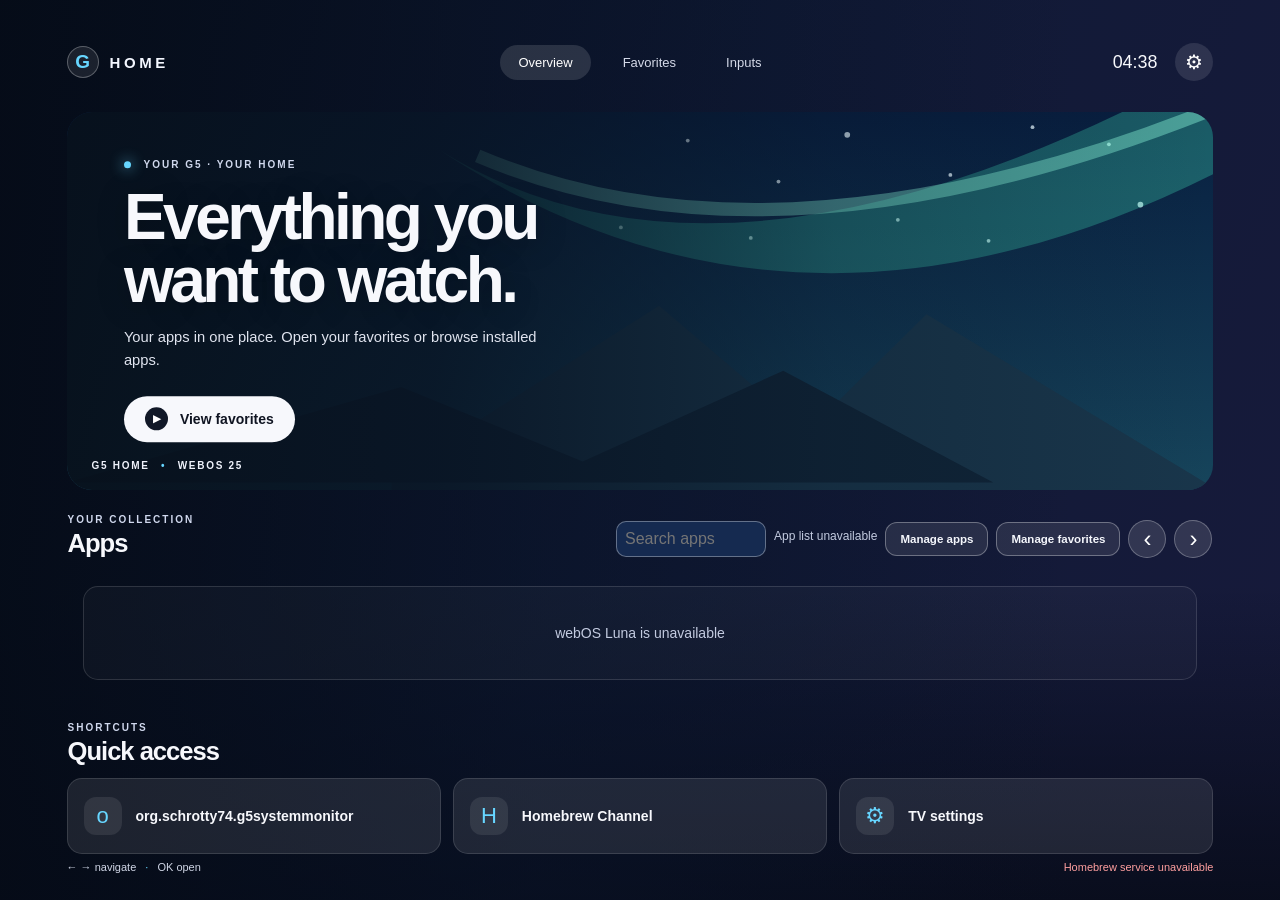
<file: apps/g5-tv-launcher/app/index.html>
<!doctype html>
<html lang="en">
<head>
  <meta charset="utf-8">
  <meta name="viewport" content="width=device-width,initial-scale=1,viewport-fit=cover">
  <meta name="theme-color" content="#081324">
  <title>G5 Home</title>
  <link rel="stylesheet" href="style.css">
</head>
<body>
  <main id="scene" class="scene aurora">
    <div class="ambient ambient-a"></div><div class="ambient ambient-b"></div><div class="ambient ambient-c"></div>
    <div class="season-effects" aria-hidden="true">
      <div id="halloween-spider" class="halloween-spider"><div class="spider-thread"></div><svg class="spider-body" viewBox="0 0 48 48" xmlns="http://www.w3.org/2000/svg"><g fill="none" stroke="#161323" stroke-width="3" stroke-linecap="round"><path d="M18 20 9 13 4 7M17 24 6 22 2 18M17 28 7 32 3 37M19 31 12 38 10 44M30 20 39 13 44 7M31 24 42 22 46 18M31 28 41 32 45 37M29 31 36 38 38 44"/></g><ellipse cx="24" cy="28" rx="10" ry="12" fill="#181522"/><circle cx="24" cy="17" r="6" fill="#211b29"/><circle cx="21" cy="16" r="1.3" fill="#ffd989"/><circle cx="27" cy="16" r="1.3" fill="#ffd989"/></svg></div>
      <div class="snow-layer"><i class="snowflake"></i><i class="snowflake"></i><i class="snowflake"></i><i class="snowflake"></i><i class="snowflake"></i><i class="snowflake"></i><i class="snowflake"></i><i class="snowflake"></i><i class="snowflake"></i><i class="snowflake"></i><i class="snowflake"></i><i class="snowflake"></i><i class="snowflake"></i><i class="snowflake"></i></div>
    </div>
    <header class="topbar">
      <div class="brand"><span class="brand-icon">G</span><span>HOME</span></div>
      <nav class="tabs" id="tabs" aria-label="Bereiche">
        <button class="tab active" data-target="home">Übersicht</button>
        <button class="tab" data-target="apps">Favoriten</button>
        <button class="tab" data-target="inputs">Eingänge</button>
      </nav>
      <div class="top-right"><div class="weather" id="weather" hidden><span id="weather-icon">☀</span><span id="weather-value">Wetter</span></div><time id="clock">--:--</time><button id="settings-open" class="settings-button" aria-label="Einstellungen">⚙</button></div>
    </header>

    <section class="feature" id="home" aria-label="Start">
      <div class="feature-content">
        <div class="kicker"><span class="live-dot"></span> DEIN G5 · DEIN HOME</div>
        <h1>Alles, was du<br>sehen willst.</h1>
        <p>Deine Apps an einem Ort. Öffne deine Favoriten oder stöbere durch die installierten Apps.</p>
        <button class="watch-button" id="browse-apps"><span class="play">▶</span> Favoriten ansehen</button>
      </div>
      <div class="feature-content feature-favorites">
        <div class="kicker"><span class="live-dot"></span> DEINE AUSWAHL</div>
        <h1>Favoriten</h1>
        <p>Deine ausgewählten Apps an einem Ort.</p>
      </div>
      <div class="feature-content feature-inputs">
        <div class="kicker"><span class="live-dot"></span> QUELLEN</div>
        <h1>Eingänge</h1>
        <p>Wähle einen HDMI-Eingang oder öffne Live TV.</p>
      </div>
      <div class="feature-art" aria-hidden="true"><svg id="theme-scene" class="theme-scene" viewBox="0 0 1000 500" preserveAspectRatio="xMidYMid slice"></svg><span class="cyber-grid"></span><span class="cyber-windows cyber-windows-a"></span><span class="cyber-windows cyber-windows-b"></span><span class="pumpkin-light"></span><span id="christmas-sleigh" class="christmas-sleigh"><span class="sleigh-art"></span></span><div class="planet planet-large"></div><div class="planet planet-small"></div><div class="light-ribbon ribbon-one"></div><div class="light-ribbon ribbon-two"></div></div>
      <div class="feature-caption">G5 HOME <span>•</span> WEBOS 25</div>
    </section>

    <section class="apps-area" id="apps">
      <div class="section-title"><div><div class="subhead">DEINE SAMMLUNG</div><h2>Apps</h2></div><div class="app-tools"><input id="app-search" class="app-search" type="search" placeholder="Apps suchen" aria-label="Apps suchen"><div id="app-status" class="app-status">Apps werden geladen …</div><button id="app-manager-open" class="manage-favorites-button">Apps verwalten</button><button id="favorites-manage-overview" class="manage-favorites-button">Favoriten verwalten</button><button id="apps-left" class="rail-button" aria-label="App-Leiste nach links">‹</button><button id="apps-right" class="rail-button" aria-label="App-Leiste nach rechts">›</button></div></div>
      <div class="app-strip" id="app-strip" tabindex="0" aria-label="Installierte Apps"><div class="empty-state">Verbinde mit dem Homebrew-Dienst …</div></div>
      <div class="favorites-heading"><div><div class="subhead">DEINE AUSWAHL</div><h2>Favoriten</h2></div><button id="favorites-manage" class="manage-favorites-button">＋ Apps hinzufügen oder entfernen</button></div>
      <div class="favorite-showcase" id="favorite-showcase" aria-label="Favoriten"></div>
    </section>

    <section class="library-area" id="library">
      <div class="section-title"><div><div class="subhead">SCHNELLZUGRIFF</div><h2>Schnellzugriff</h2></div></div>
      <div class="quick-row" id="quick-row">
        <button class="quick-card monitor" id="monitor-card"><span class="quick-symbol">◉</span><span><b>System Monitor</b><small>Live-Status deines G5</small></span><span class="chevron">›</span></button>
        <button class="quick-card hb" id="hb-card"><span class="quick-symbol">✳</span><span><b>Homebrew Channel</b><small>Apps und Kataloge</small></span><span class="chevron">›</span></button>
        <button class="quick-card settings-card" id="settings-card"><span class="quick-symbol">⚙</span><span><b>Einstellungen</b><small>TV-Systemeinstellungen</small></span><span class="chevron">›</span></button>
      </div>
    </section>

    <section class="inputs-area" id="inputs">
      <div class="section-title"><div><div class="subhead">QUELLEN</div><h2>Eingänge</h2></div><button id="input-label-open" class="manage-favorites-button">Eingänge benennen</button></div>
      <p class="input-note">Wähle einen HDMI-Eingang oder öffne Live TV.</p>
      <div class="input-row" id="input-row">
        <button class="input-card" data-input="1"><span class="input-symbol">↗</span><span><b data-input-label="1">HDMI 1</b><small>HDMI 1 · öffnen</small></span><span class="chevron">›</span></button>
        <button class="input-card" data-input="2"><span class="input-symbol">↗</span><span><b data-input-label="2">HDMI 2</b><small>HDMI 2 · öffnen</small></span><span class="chevron">›</span></button>
        <button class="input-card" data-input="3"><span class="input-symbol">↗</span><span><b data-input-label="3">HDMI 3</b><small>HDMI 3 · öffnen</small></span><span class="chevron">›</span></button>
        <button class="input-card" data-input="4"><span class="input-symbol">↗</span><span><b data-input-label="4">HDMI 4</b><small>HDMI 4 · öffnen</small></span><span class="chevron">›</span></button>
        <button class="input-card" id="live-tv-input"><span class="input-symbol">▣</span><span><b>Live TV</b><small>Fernsehprogramm öffnen</small></span><span class="chevron">›</span></button>
      </div>
    </section>

    <footer class="footer"><span>← → navigieren <i>·</i> OK öffnen</span><span id="message" role="status">Bereit</span></footer>

  </main>

  <div class="modal-backdrop" id="settings-modal" hidden>
    <section class="settings-panel" role="dialog" aria-modal="true" aria-labelledby="settings-title">
      <header class="modal-head"><div><div class="subhead">PERSONALISIEREN</div><h2 id="settings-title">Einstellungen</h2></div><button id="settings-close" class="close-button" aria-label="Schließen">×</button></header>
      <nav id="settings-tabs" class="settings-tabs" aria-label="Einstellungsbereiche"></nav><div class="settings-groups" id="settings-groups"><div class="setting-group"><h3>Sprache / Language</h3><label class="setting-row"><span><b>Sprache / Language</b></span><select id="language-select"><option value="en">English</option><option value="de">Deutsch</option></select></label></div><div class="setting-group"><h3>Darstellung</h3><label class="setting-row"><span><b>Theme-Kategorie</b></span><select id="background-category"><option value="standard">Standard-Themes</option><option value="special">Spezial-Themes</option><option value="custom">Importierte Themes</option></select></label><label class="setting-row"><span><b>Hintergrund</b><small>Wähle eine Lichtszene für deinen Startbildschirm.</small></span><select id="background-select"></select></label>
        <label class="setting-row toggle-row"><span><b>Uhrzeit anzeigen</b><small>Uhr rechts oben einblenden.</small></span><input id="clock-toggle" type="checkbox"></label>
        <label class="setting-row toggle-row"><span><b>Wetter anzeigen</b><small>Lokale Wetteranzeige rechts oben.</small></span><input id="weather-toggle" type="checkbox"></label>
        <label class="setting-row"><span><b>Uhranzeige</b></span><select id="clock-style"><option value="digital">Digital</option><option value="analog">Analog</option></select></label>
        <label class="setting-row"><span><b>Größe der Uhrzeit</b></span><select id="clock-size"><option value="normal">Normal</option><option value="medium">Größer</option><option value="large">Sehr groß</option></select></label>
        <label class="setting-row"><span><b>Größe des Wetters</b></span><select id="weather-size"><option value="normal">Normal</option><option value="medium">Größer</option><option value="large">Sehr groß</option></select></label>
        <label class="setting-row"><span><b>Wetterdienst</b><small>GeoSphere Austria über Open-Meteo.</small></span><select id="weather-provider"><option value="openmeteo">Open-Meteo</option><option value="geosphere">GeoSphere Austria</option></select></label>
        <label class="setting-row"><span><b>Wettersymbole</b></span><select id="weather-icon-set"><option value="meteocons">Meteocons</option><option value="makin">Makin’ Things</option></select></label>
        <label class="setting-row toggle-row"><span><b>Wettersymbole animieren</b><small>Gilt für das ausgewählte Symbol-Set.</small></span><input id="weather-icon-animation" type="checkbox"></label>
        <label class="setting-row"><span><b>Wetter aktualisieren</b></span><select id="weather-interval"><option value="15m">Alle 15 Minuten</option><option value="1h">Stündlich</option><option value="12h">Zweimal täglich</option><option value="24h">Täglich</option></select></label>
      </div>
      <div class="setting-group"><h3>Animationen und Hintergrund</h3>
<label class="setting-row"><span><b>Animationen</b></span><select id="animation-mode"><option value="off">Aus</option><option value="subtle">Dezent</option></select></label>
<label class="setting-row"><span><b>Hintergrundwechsel</b></span><select id="background-mode"><option value="fixed">Fest</option><option value="random">Bei jedem Öffnen</option><option value="daytime">Nach Tageszeit</option></select></label></div>
<div class="setting-group"><h3>Dock anpassen</h3>
<label class="setting-row"><span><b>Abstand</b></span><select id="dock-gap"><option value="small">Klein</option><option value="medium">Mittel</option><option value="large">Groß</option></select></label>
<label class="setting-row"><span><b>Transparenz</b></span><select id="dock-opacity"><option value="normal">Normal</option><option value="clear">Stärker</option><option value="solid">Weniger</option></select></label>
<label class="setting-row"><span><b>Position</b></span><select id="dock-position"><option value="center">Mitte</option><option value="lower">Weiter unten</option></select></label></div>
<div class="setting-group"><h3>Eigene Themes</h3><p class="setting-note">Theme-JSON einfügen und installieren. Höchstens drei eigene Themes.</p><label class="setting-row"><span><b>Theme-Datei in /tmp</b></span><select id="theme-file"></select></label><div><button id="theme-refresh" class="save-button">Dateien suchen</button> <button id="theme-import" class="save-button">Datei importieren</button></div><textarea id="theme-json" rows="4" aria-label="Theme JSON"></textarea><div><button id="theme-install" class="save-button">Theme installieren</button> <button id="theme-remove" class="save-button">Gewähltes Theme entfernen</button></div><small id="theme-status" class="setting-note" role="status"></small></div>
<div class="setting-group"><h3>Schnellzugriff anpassen</h3><p class="setting-note">Wähle bis zu drei Apps oder Eingänge für die Übersicht.</p><div id="quick-selects"></div></div>
<div class="setting-group"><h3>Updates</h3><button id="update-check" class="save-button">Nach Updates suchen</button><small id="update-status" class="setting-note" role="status"></small></div>
<div class="setting-group"><h3>Wetterstandort</h3><label class="city-row"><input id="city-input" type="text" placeholder="Stadt, z. B. Wien" autocomplete="off"><button id="city-save" class="save-button">Speichern</button></label><label class="setting-row"><span><b>Gefundener Ort</b><small>Prüfe Ort, Region und Land und wähle bei Bedarf einen anderen Treffer.</small></span><select id="weather-location"></select></label><small id="weather-location-status" class="setting-note" role="status"></small><small class="setting-note">Standortsuche und Wetterdaten über Open-Meteo; GeoSphere Austria liefert bei Auswahl Modelldaten.</small></div>
      <div class="setting-group"><h3>Favoritenanzeige</h3><label class="setting-row toggle-row"><span><b>App-Namen anzeigen</b></span><input id="show-labels" type="checkbox"></label><label class="setting-row"><span><b>Symbolgröße ohne Text</b><small>Gilt für die Favoritenleiste ohne App-Namen.</small></span><select id="icon-size"><option value="small">Bisherige Größe</option><option value="medium">Größer</option><option value="large">Ganz groß</option></select></label></div><div class="setting-group"><h3>Startseite</h3><label class="setting-row"><span><b>Beim Öffnen anzeigen</b><small>Gilt auch beim erneuten Öffnen über die Home-Taste.</small></span><select id="start-view"><option value="home">Übersicht</option><option value="apps">Favoriten</option><option value="inputs">Eingänge</option></select></label></div><div class="setting-group"><h3>TV-Homescreen</h3><label class="setting-row"><span><b>Home-Methode</b><small>Direkte Übernahme benötigt keinen Magic Mapper. Vor der Deinstallation LG Home wiederherstellen.</small></span><select id="home-method"><option value="lg">LG Home</option><option value="legacy">Bisherige Methode</option><option value="direct">Direkte Home-Übernahme</option></select></label><p class="setting-note">Die bisherige Methode bleibt als Rückfalllösung erhalten. Falls Glasshouse Home aktiviert ist, schalte es vor dem Methodenwechsel aus.</p><div class="home-key-actions"><button id="home-method-apply" class="save-button">Methode anwenden</button> <button id="home-method-refresh" class="save-button">Status prüfen</button> <button id="home-method-recover" class="save-button">LG Home wiederherstellen</button></div><small id="home-method-status" class="setting-note" role="status">Status wird geprüft …</small></div><div class="setting-group"><h3>Autostart</h3><p class="setting-note">Dieser Autostart kann bei LG Home und bei der Legacy-Methode verwendet werden. Bei direkter Home-Übernahme bleibt er ausgeschaltet und wird beim Wechsel automatisch deaktiviert.</p><p class="setting-note">Öffnet diesen Launcher nach einem Neustart oder beim Aufwachen aus dem Standby. Vor dem Deinstallieren des Launchers ausschalten. Die Home-Tastenbelegung bleibt unverändert.</p><div class="home-key-actions"><button id="autostart-enable" class="save-button">Autostart einschalten</button> <button id="autostart-disable" class="save-button">Autostart ausschalten</button></div><small id="autostart-status" class="setting-note" role="status">Status noch nicht geprüft.</small></div><div class="setting-group"><h3>Home-Taste</h3><p class="setting-note">Mit Magic Mapper öffnet die Home-Taste diesen Launcher. Das funktioniert auch bei LG Home und ist Teil der Legacy-Methode. Bei direkter Home-Übernahme ist diese Belegung nicht erforderlich.</p><p class="setting-note">Optional über deinen bereits aktiven Magic Mapper 1.1.2. Die bisherige Home-Belegung wird gesichert; andere Tasten bleiben unverändert. Vor dem Entfernen dieses Launchers die frühere Belegung wiederherstellen. Glasshouse oder andere Home-Zuordnungen können sich gegenseitig beeinflussen.</p><div class="home-key-actions"><button id="home-key-enable" class="save-button">Diesen Launcher verwenden</button> <button id="home-key-restore" class="save-button">Vorherige Belegung wiederherstellen</button></div><small id="home-key-status" class="setting-note" role="status">Status noch nicht geprüft.</small></div><div class="setting-group"><h3>Backup und Wiederherstellen</h3><button id="backup-export" class="save-button">Backup auf TV speichern</button> <button id="backup-import" class="save-button">Backup wiederherstellen</button><small class="setting-note">Speicherort: /media/developer/g5-tv-launcher/backup.json · Eine neue Sicherung ersetzt die vorherige. Über SFTP kannst du die Datei zusätzlich auf dein Handy oder deinen Mac kopieren.</small><small class="setting-note" id="backup-status" role="status">Bereit.</small></div><div class="setting-group" id="favorites-help"><h3>Favoriten</h3><p class="setting-note">Favoriten kannst du über „Favoriten verwalten“ in der Übersicht oder „Apps hinzufügen oder entfernen“ im Reiter Favoriten ändern.</p></div>
      </div>
      <div class="modal-footer"><span id="settings-message">Änderungen werden auf diesem Fernseher gespeichert.</span><button id="done-button" class="save-button">Fertig</button></div>
    </section>
  </div>
  <div class="modal-backdrop" id="app-manager-modal" hidden><section class="settings-panel favorites-panel" role="dialog" aria-modal="true" aria-labelledby="app-manager-title"><header class="modal-head"><h2 id="app-manager-title">Apps verwalten</h2><button id="app-manager-close" class="close-button" aria-label="Schließen">×</button></header><div id="app-manager-list" class="favorite-list"></div><div class="modal-footer"><button id="app-manager-done" class="save-button">Fertig</button></div></section></div>
  <div class="modal-backdrop" id="favorites-modal" hidden>
    <section class="settings-panel favorites-panel" role="dialog" aria-modal="true" aria-labelledby="favorites-title">
      <header class="modal-head"><div><div class="subhead">FAVORITEN VERWALTEN</div><h2 id="favorites-title">Apps auswählen</h2></div><button id="favorites-close" class="close-button" aria-label="Schließen">×</button></header>
      <p class="setting-note">Apps zu deinen Favoriten hinzufügen oder daraus entfernen. Die Auswahl wird auf diesem Fernseher gespeichert.</p>
      <div id="favorite-list" class="favorite-list"><div class="empty-state">Installierte Apps werden geladen …</div></div>
      <div class="modal-footer"><span id="favorites-message">Tippe eine App an, um sie umzuschalten.</span><button id="favorites-done" class="save-button">Fertig</button></div>
    </section>
  </div>
  <div class="modal-backdrop" id="input-label-modal" hidden>
    <section class="settings-panel input-label-panel" role="dialog" aria-modal="true" aria-labelledby="input-label-title">
      <header class="modal-head"><div><div class="subhead">EINGÄNGE ANPASSEN</div><h2 id="input-label-title">Eigene Bezeichnungen</h2></div><button id="input-label-close" class="close-button" aria-label="Schließen">×</button></header>
      <div class="input-label-list">
        <label class="input-label-row"><span>HDMI 1</span><input id="input-label-1" type="text" maxlength="32" autocomplete="off"></label>
        <label class="input-label-row"><span>HDMI 2</span><input id="input-label-2" type="text" maxlength="32" autocomplete="off"></label>
        <label class="input-label-row"><span>HDMI 3</span><input id="input-label-3" type="text" maxlength="32" autocomplete="off"></label>
        <label class="input-label-row"><span>HDMI 4</span><input id="input-label-4" type="text" maxlength="32" autocomplete="off"></label>
      </div>
      <div class="modal-footer"><span>Leer lassen: TV-Name verwenden. Eigene Namen gelten nur im Launcher.</span><button id="input-label-save" class="save-button">Speichern</button></div>
    </section>
  </div>
  <script src="i18n.js"></script>
  <script src="home_bridge.js"></script>
  <script src="home_mode.js"></script>
  <script src="script.js"></script>
</body>
</html>
</file>
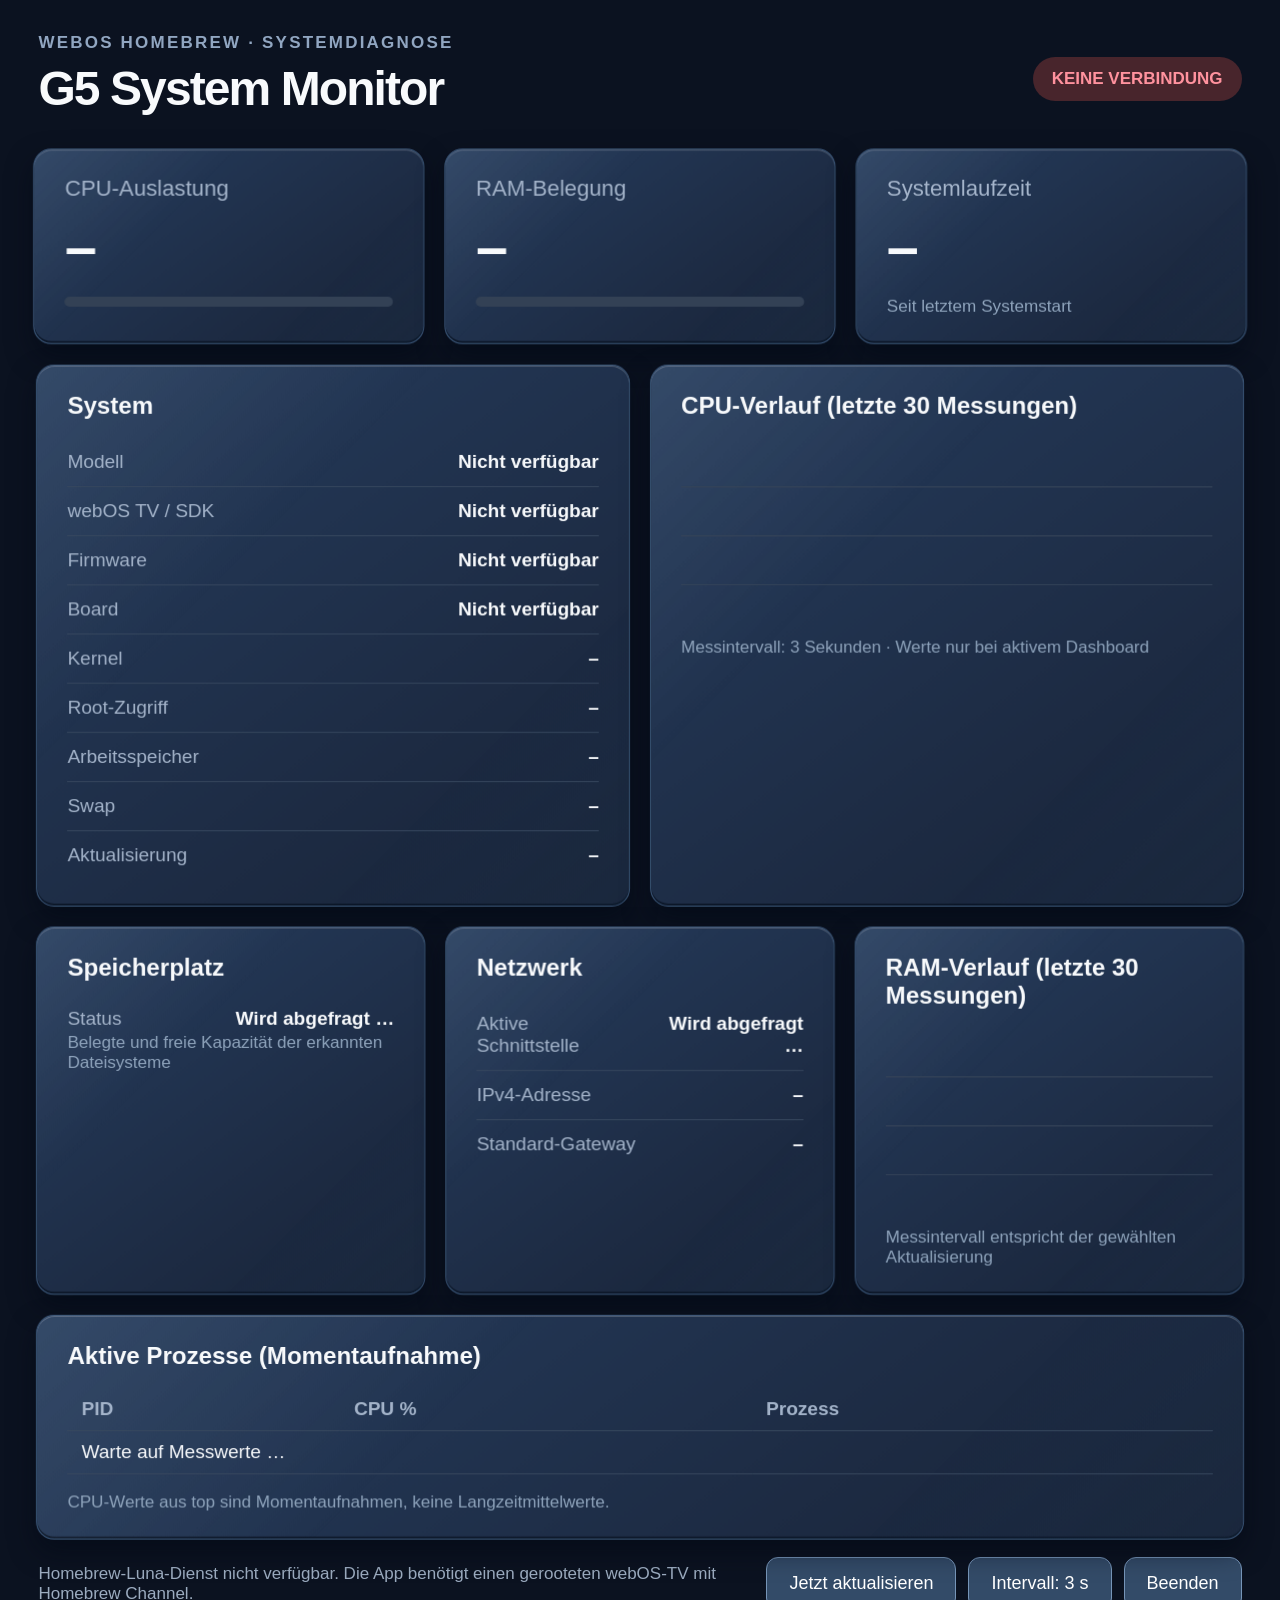
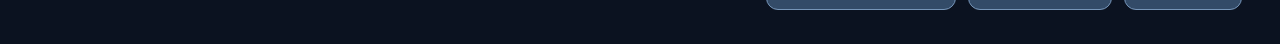
<file: apps/system-monitor/app/index.html>
<!doctype html><html lang="de"><head><meta charset="utf-8"><meta name="viewport" content="width=device-width,initial-scale=1"><title>G5 System Monitor</title><link rel="stylesheet" href="style.css"></head><body>
<main><header><div><div class="eyebrow">WEBOS HOMEBREW · SYSTEMDIAGNOSE</div><h1>G5 System Monitor</h1></div><div id="state" class="status warning">VERBINDE …</div></header>
<section class="metrics">
<article class="tile"><div class="caption">CPU-Auslastung</div><div class="metric" id="cpu">–</div><div class="bar"><div id="cpu-bar" class="fill cyan"></div></div></article>
<article class="tile"><div class="caption">RAM-Belegung</div><div class="metric" id="ram">–</div><div class="bar"><div id="ram-bar" class="fill purple"></div></div></article>
<article class="tile"><div class="caption">Systemlaufzeit</div><div class="metric" id="uptime">–</div><div class="small">Seit letztem Systemstart</div></article>
</section>
<section class="details"><article class="panel"><h2>System</h2><div class="detail"><span>Modell</span><strong id="model">Wird abgefragt …</strong></div><div class="detail"><span>webOS TV / SDK</span><strong id="webos-version">Wird abgefragt …</strong></div><div class="detail"><span>Firmware</span><strong id="firmware">Wird abgefragt …</strong></div><div class="detail"><span>Board</span><strong id="board">–</strong></div><div class="detail"><span>Kernel</span><strong id="kernel">–</strong></div><div class="detail"><span>Root-Zugriff</span><strong id="root">–</strong></div><div class="detail"><span>Arbeitsspeicher</span><strong id="memory">–</strong></div><div class="detail"><span>Swap</span><strong id="swap">–</strong></div><div class="detail"><span>Aktualisierung</span><strong id="updated">–</strong></div></article>
<article class="panel"><h2>CPU-Verlauf (letzte 30 Messungen)</h2><svg viewBox="0 0 620 170" preserveAspectRatio="none" id="chart" aria-label="CPU-Verlauf"><g stroke="#364559" stroke-width="1"><path d="M0 42.5 H620 M0 85 H620 M0 127.5 H620"/></g><polyline id="line" fill="none" stroke="#38bdf8" stroke-width="3" stroke-linejoin="round" stroke-linecap="round" points=""/></svg><div class="small">Messintervall: 3 Sekunden · Werte nur bei aktivem Dashboard</div></article></section>
<section class="details extra-details"><article class="panel"><h2>Speicherplatz</h2><div id="disk-rows" class="readout-list"><div class="detail"><span>Status</span><strong>Wird abgefragt …</strong></div></div><div class="small">Belegte und freie Kapazität der erkannten Dateisysteme</div></article>
<article class="panel"><h2>Netzwerk</h2><div class="detail"><span>Aktive Schnittstelle</span><strong id="network-interface">Wird abgefragt …</strong></div><div class="detail"><span>IPv4-Adresse</span><strong id="network-ip">–</strong></div><div class="detail"><span>Standard-Gateway</span><strong id="network-gateway">–</strong></div></article>
<article class="panel"><h2>RAM-Verlauf (letzte 30 Messungen)</h2><svg viewBox="0 0 620 170" preserveAspectRatio="none" id="ram-chart" aria-label="RAM-Verlauf"><g stroke="#364559" stroke-width="1"><path d="M0 42.5 H620 M0 85 H620 M0 127.5 H620"/></g><polyline id="ram-line" fill="none" stroke="#a78bfa" stroke-width="3" stroke-linejoin="round" stroke-linecap="round" points=""/></svg><div class="small">Messintervall entspricht der gewählten Aktualisierung</div></article></section>
<section class="process-panel panel" tabindex="0" aria-label="Aktive Prozesse"><h2>Aktive Prozesse (Momentaufnahme)</h2><table><thead><tr><th>PID</th><th>CPU %</th><th>Prozess</th></tr></thead><tbody id="process-rows"><tr><td colspan="3">Warte auf Messwerte …</td></tr></tbody></table><div class="small">CPU-Werte aus top sind Momentaufnahmen, keine Langzeitmittelwerte.</div></section>
<footer><div id="notice" role="status">Der Monitor liest Systeminformationen aus. Es werden keine TV-Einstellungen geändert.</div><div class="actions"><button id="refresh" type="button">Jetzt aktualisieren</button><button id="interval" type="button" aria-label="Aktualisierungsintervall wechseln, aktuell 3 Sekunden">Intervall: 3 s</button><button id="exit" type="button">Beenden</button></div></footer>
</main><script src="script.js"></script></body></html>
</file>
<file: apps/g5-tv-launcher/app/style.css>
*{box-sizing:border-box}html,body{margin:0;width:100%;min-height:100%;background:#060915;color:#f7f8fc;font-family:Arial,Helvetica,sans-serif}body{overflow:hidden}button,input,select{font:inherit;color:inherit}button{border:0;cursor:pointer}.scene{--accent:#67d6ff;--glow:#617aff;position:relative;width:100vw;height:100vh;min-height:620px;overflow:hidden;padding:3.4vh 5.2vw 14vh;background:#091324;isolation:isolate;transition:none}.scene:before{content:"";position:absolute;inset:0;z-index:-3;background:linear-gradient(110deg,#07111f 0%,#101a36 48%,#171a3b 100%)}.scene:after{content:"";position:absolute;inset:0;z-index:-2;background:linear-gradient(90deg,#050b17d9 0%,#08112499 42%,transparent 84%),linear-gradient(0deg,#060a16cc,transparent 35%)}.scene.ocean{--accent:#68deff;--glow:#177da3}.scene.ocean:before{background:linear-gradient(120deg,#031523,#0e3854 48%,#112e5b)}.scene.sunset{--accent:#ffc58a;--glow:#e25a7c}.scene.sunset:before{background:linear-gradient(120deg,#251126,#7b294e 46%,#d0714f)}.scene.forest{--accent:#9bf0bd;--glow:#348a70}.scene.forest:before{background:linear-gradient(120deg,#071c20,#15564a 45%,#284b57)}.scene.midnight{--accent:#b5c2ff;--glow:#5662c9}.scene.midnight:before{background:linear-gradient(120deg,#050711,#101531 50%,#151638)}.ambient{display:none}.ambient-a{width:45vw;height:45vw;background:var(--glow);right:8%;top:6%}.ambient-b{width:35vw;height:27vw;background:#52c8ee;left:25%;bottom:-26%;opacity:.12}.ambient-c{width:18vw;height:18vw;background:#ec87d3;right:0;bottom:8%;opacity:.12}
.topbar{height:7vh;min-height:52px;display:grid;grid-template-columns:1fr auto 1fr;align-items:center;position:relative;z-index:4}.brand{display:flex;align-items:center;gap:11px;font-size:15px;letter-spacing:.24em;font-weight:700;color:#f4f7ff}.brand-icon{width:32px;height:32px;border:1px solid #ffffff47;border-radius:50%;display:grid;place-items:center;background:#ffffff16;color:var(--accent);font-size:19px;letter-spacing:0}.tabs{display:flex;align-items:center;justify-content:center;gap:7px;max-width:42vw;overflow-x:auto;scrollbar-width:none;white-space:nowrap}.tabs::-webkit-scrollbar,.app-strip::-webkit-scrollbar,.dock-items::-webkit-scrollbar{display:none}.tab{padding:10px 18px;border-radius:24px;background:transparent;color:#d4d9e8;font-size:clamp(13px,1vw,17px);transition:.18s}.tab.active{background:#ffffff20;color:#fff}.tab:focus,.tab:hover{outline:2px solid #ffffffa8;outline-offset:2px;background:#ffffff22}.top-right{justify-self:end;display:flex;align-items:center;gap:18px;min-width:180px;justify-content:flex-end}.top-right time{font-size:clamp(16px,1.4vw,23px);font-weight:500;font-variant-numeric:tabular-nums}.weather{display:flex;align-items:center;gap:7px;color:#f3f4f8;font-size:clamp(12px,1vw,16px)}.weather[hidden]{display:none}.weather span:first-child{color:var(--accent);font-size:21px}.settings-button,.close-button{width:38px;height:38px;border-radius:50%;background:#ffffff1c;color:#fff;font-size:20px}.settings-button:focus,.close-button:focus{outline:2px solid white;outline-offset:2px}
.feature{position:relative;height:42vh;min-height:280px;max-height:410px;margin-top:2vh;border-radius:25px;overflow:hidden}.feature-content{position:absolute;z-index:2;left:5%;top:50%;transform:translateY(-50%);width:44%;max-width:640px}.kicker,.subhead{font-size:clamp(10px,.72vw,13px);font-weight:700;letter-spacing:.2em;color:#d0d8ed}.live-dot{display:inline-block;width:7px;height:7px;border-radius:50%;margin-right:8px;background:var(--accent);box-shadow:0 0 14px var(--accent)}.feature h1{font-size:clamp(42px,5vw,76px);letter-spacing:-.055em;line-height:.99;margin:16px 0 14px;text-shadow:0 4px 30px #0004}.feature p{max-width:440px;color:#e0e4ef;font-size:clamp(14px,1.15vw,18px);line-height:1.55;margin:0}.watch-button{display:flex;align-items:center;gap:12px;margin-top:24px;height:46px;padding:0 21px;border-radius:24px;background:#f7f8fc;color:#101522;font-weight:700;font-size:14px}.play{display:grid;place-items:center;width:23px;height:23px;border-radius:50%;background:#111827;color:white;font-size:10px;padding-left:2px}.watch-button:focus,.watch-button:hover{outline:3px solid white;outline-offset:3px;transform:scale(1.025)}.feature-art{position:absolute;inset:0;overflow:hidden;background:radial-gradient(ellipse at 76% 45%,#b2d8ff20,transparent 39%),linear-gradient(112deg,transparent 36%,#ffffff08 74%,#d49fff18 100%)}.planet{position:absolute;border-radius:50%}.planet-large{width:min(33vw,440px);aspect-ratio:1;right:14%;top:4%;background:radial-gradient(circle at 30% 27%,#f2f4ff,#9bbcff 18%,#657bd8 46%,#32325f 72%,#151a38 100%);box-shadow:inset -18px -25px 40px #0a0e24}.planet-small{width:min(17vw,220px);aspect-ratio:1;right:4%;bottom:-5%;background:radial-gradient(circle at 32% 25%,#ffe2fa,#e984cf 21%,#9554bb 62%,#4a3e89 100%);opacity:.8}.light-ribbon{position:absolute;right:5%;width:50%;height:2px;transform:rotate(-30deg);background:linear-gradient(90deg,transparent,#c9efff99,transparent);filter:none}.ribbon-one{top:27%}.ribbon-two{top:68%;right:-4%;opacity:.6}.feature-caption{position:absolute;left:25px;bottom:19px;font-size:10px;font-weight:700;letter-spacing:.17em;color:#eff2fb}.feature-caption span{padding:0 7px;color:var(--accent)}
.apps-area,.library-area{position:relative;z-index:2;margin-top:2.7vh}.section-title{display:flex;align-items:end;justify-content:space-between;margin:0 1px 12px}.section-title h2{font-size:clamp(23px,2vw,31px);letter-spacing:-.04em;margin:4px 0 0}.app-status{font-size:12px;color:#c3cbe0;padding-bottom:5px}.app-strip{display:flex;align-items:stretch;gap:14px;overflow-x:auto;overflow-y:hidden;padding:5px 4px 12px;scrollbar-width:none;overscroll-behavior-x:contain;min-height:104px;scroll-behavior:auto}.app-card{position:relative;display:flex;align-items:end;flex:0 0 clamp(155px,13.6vw,210px);height:94px;border-radius:16px;overflow:hidden;padding:13px 15px;background:linear-gradient(135deg,var(--c1),var(--c2));text-align:left;box-shadow:0 3px 10px #0003;transition:none}.app-card:before{content:"";position:absolute;inset:0;background:radial-gradient(circle at 78% 20%,#ffffff45,transparent 48%),linear-gradient(135deg,#ffffff20,transparent 70%)}.app-glyph{position:absolute;top:13px;left:14px;width:30px;height:30px;border-radius:10px;display:grid;place-items:center;background:#ffffff2e;font-weight:700;font-size:15px}.app-title{position:relative;z-index:1;width:100%;font-size:14px;font-weight:700;white-space:nowrap;text-overflow:ellipsis;overflow:hidden}.app-card:focus,.quick-card:focus,.tab:focus,.dock-app:focus{outline:3px solid #fff;outline-offset:3px;z-index:3;transform:translateY(-3px) scale(1.025)}.empty-state{display:grid;place-items:center;width:100%;min-height:80px;border:1px solid #ffffff22;border-radius:15px;color:#c3cbe0;background:#ffffff08;font-size:14px}
.quick-row{display:grid;grid-template-columns:repeat(3,1fr);gap:12px}.quick-card{display:flex;align-items:center;gap:14px;min-height:76px;padding:12px 16px;text-align:left;border:1px solid #ffffff20;border-radius:15px;background:#ffffff18;transition:none}.quick-card:hover{background:#ffffff18}.quick-symbol{width:38px;height:38px;display:grid;place-items:center;flex:none;border-radius:12px;background:#ffffff16;color:var(--accent);font-size:22px}.quick-card b,.quick-card small{display:block}.quick-card b{font-size:14px}.quick-card small{margin-top:5px;color:#c0c7d8;font-size:11px}.chevron{margin-left:auto;color:#c7d0e4;font-size:25px}.footer{position:absolute;left:5.2vw;right:5.2vw;bottom:8.4vh;display:flex;justify-content:space-between;color:#d0d6e6;font-size:11px;pointer-events:none}.footer i{font-style:normal;padding:0 6px;color:var(--accent)}#message{color:#d4dbee}
.dock-wrap{position:absolute;z-index:5;left:50%;bottom:2.4vh;transform:translateX(-50%);width:min(76vw,1000px)}.dock{height:70px;display:flex;align-items:center;gap:13px;padding:8px 12px;border:1px solid #ffffff45;border-radius:22px;background:linear-gradient(130deg,#34405add,#1b2338e8 45%,#2b3650dc);box-shadow:0 4px 12px #0005,inset 0 1px 1px #ffffff5c}.dock-label{padding:0 5px;color:#e2e6f0;font-size:9px;letter-spacing:.13em;font-weight:700}.dock-items{display:flex;align-items:center;gap:9px;min-width:0;flex:1;overflow-x:auto;scrollbar-width:none;scroll-behavior:auto}.dock-hint{color:#e1e5f0;font-size:12px}.dock-app{height:48px;min-width:48px;max-width:160px;display:flex;align-items:center;gap:9px;padding:0 11px;border-radius:14px;background:#ffffff24;transition:.17s}.dock-app .dock-glyph{display:grid;place-items:center;width:30px;height:30px;border-radius:9px;background:linear-gradient(135deg,var(--c1),var(--c2));font-size:14px;font-weight:700}.dock-app .dock-title{max-width:95px;overflow:hidden;text-overflow:ellipsis;white-space:nowrap;font-size:12px;font-weight:700}.dock-settings{width:43px;height:43px;flex:none;border-radius:14px;background:#ffffff25;font-size:23px;color:#fff}.dock-settings:focus{outline:2px solid white;outline-offset:2px}
.modal-backdrop{position:fixed;inset:0;z-index:20;display:grid;place-items:center;padding:4vh 3vw;background:#02040bd9}.modal-backdrop[hidden]{display:none}.settings-panel{width:min(740px,92vw);max-height:90vh;overflow:auto;padding:28px 32px 22px;border:1px solid #ffffff35;border-radius:23px;background:linear-gradient(140deg,#192239f5,#11182cf5);box-shadow:0 25px 90px #0009}.modal-head{display:flex;align-items:center;justify-content:space-between;margin-bottom:20px}.modal-head h2{font-size:29px;letter-spacing:-.04em;margin:5px 0 0}.close-button{font-size:26px}.setting-group{padding:14px 0 17px;border-top:1px solid #ffffff21}.setting-group h3{margin:0 0 11px;font-size:15px}.setting-row{display:flex;align-items:center;justify-content:space-between;gap:20px;min-height:57px}.setting-row b{display:block;font-size:13px}.setting-row small,.setting-note{display:block;margin-top:5px;color:#b7c0d4;font-size:11px;line-height:1.45}.setting-row select,.city-row input{min-width:180px;padding:10px 12px;border:1px solid #ffffff38;border-radius:10px;background:#111a2d;color:white}.toggle-row input{appearance:none;width:42px;height:24px;flex:none;border-radius:20px;background:#565e70;position:relative;cursor:pointer}.toggle-row input:checked{background:#57b99a}.toggle-row input:before{content:"";position:absolute;top:3px;left:3px;width:18px;height:18px;border-radius:50%;background:white;transition:left .16s}.toggle-row input:checked:before{left:21px}.city-row{display:flex;gap:8px}.city-row input{flex:1}.save-button{padding:10px 16px;border-radius:10px;background:#eaf1ff;color:#10172a;font-size:13px;font-weight:700}.save-button:focus,.setting-row select:focus,.city-row input:focus,.toggle-row input:focus{outline:2px solid #fff;outline-offset:2px}.modal-footer{display:flex;justify-content:space-between;align-items:center;gap:12px;color:#b9c3d8;font-size:11px}.error{color:#ff9f9f!important}
@media(max-width:900px){.scene{padding-left:4vw;padding-right:4vw}.topbar{grid-template-columns:auto 1fr auto}.tabs{max-width:50vw}.tab{padding:9px 11px}.feature-content{width:55%;left:5%}.planet-large{right:3%;width:40vw}.planet-small{right:-5%}.quick-row{grid-template-columns:1fr 1fr}.quick-card:last-child{display:none}.dock-wrap{width:90vw}.footer{left:4vw;right:4vw}}@media(max-height:720px){.scene{min-height:0;padding-bottom:15vh}.feature{height:38vh;min-height:240px;margin-top:1vh}.apps-area,.library-area{margin-top:1.5vh}.app-card{height:78px;flex-basis:clamp(145px,13vw,190px)}.app-strip{min-height:88px}.quick-card{min-height:64px}.footer{bottom:8.3vh}.dock{height:62px}.dock-app{height:42px;min-width:42px}.dock-glyph{width:27px!important;height:27px!important}}

/* Views replace page scrolling; rails render in small batches for webOS performance. */
.scene.view-apps .feature,.scene.view-apps .library-area,.scene.view-library .feature,.scene.view-library .apps-area{display:none}
.scene.view-apps .apps-area{position:absolute;top:17vh;bottom:13vh;left:5.2vw;right:5.2vw;margin:0;display:flex;flex-direction:column;align-items:center;justify-content:center}
.scene.view-apps .apps-area .section-title,.scene.view-apps .apps-area .app-strip{display:none}
.favorite-showcase{display:none}
.scene.view-apps .favorite-showcase{display:flex;align-items:center;justify-content:center;align-content:center;flex-wrap:wrap;gap:clamp(14px,1.5vw,26px);width:100%;max-height:100%;overflow-y:auto;padding:10px 12px;scrollbar-width:thin;scrollbar-color:#ffffff55 transparent}
.showcase-app{flex:0 0 clamp(175px,16vw,250px);height:clamp(130px,17vh,190px);align-items:flex-end;padding:20px 18px;border-radius:22px}
.showcase-app .app-glyph{top:18px;left:18px;width:52px;height:52px;border-radius:16px;font-size:24px}
.showcase-app .app-title{font-size:clamp(16px,1.25vw,21px)}
.showcase-empty{max-width:520px;min-height:100px;padding:20px;text-align:center}
.more-apps{flex:0 0 170px;height:94px;border:1px solid #ffffff55;border-radius:16px;background:#ffffff17;color:#f4f6fb;font-size:14px;font-weight:700}
.more-apps:focus,.more-apps:hover{outline:3px solid #fff;outline-offset:3px}
.app-card:focus,.quick-card:focus,.tab:focus,.dock-app:focus{transform:none}
.app-tools{display:flex;align-items:center;gap:8px}.rail-button{width:38px;height:38px;border:1px solid #ffffff45;border-radius:50%;background:#ffffff20;color:#fff;font-size:24px;line-height:1}.rail-button:focus,.rail-button:hover{outline:2px solid #fff;outline-offset:2px;background:#ffffff38}
.scene.view-inputs .feature,.scene.view-inputs .apps-area,.scene.view-inputs .library-area{display:none}.scene.view-inputs .inputs-area{display:block;margin-top:15vh}.inputs-area{display:none;position:relative;z-index:2}.input-note{color:#c3cbe0;font-size:14px;margin:4px 0 18px}.input-row{display:grid;grid-template-columns:repeat(2,minmax(220px,1fr));gap:14px;max-width:780px}.input-card{display:flex;align-items:center;gap:14px;min-height:86px;padding:15px 18px;border:1px solid #ffffff28;border-radius:16px;background:linear-gradient(130deg,#ffffff20,#ffffff0c);text-align:left}.input-card b,.input-card small{display:block}.input-card b{font-size:17px}.input-card small{margin-top:5px;color:#c3cbe0;font-size:12px}.input-symbol{width:42px;height:42px;display:grid;place-items:center;border-radius:13px;background:#ffffff17;color:var(--accent);font-size:23px}.input-card .chevron{margin-left:auto}.input-card:focus,.favorite-toggle:focus{outline:3px solid #fff;outline-offset:3px}.favorites-panel{display:flex;flex-direction:column}.favorite-list{max-height:52vh;min-height:100px;overflow:auto;margin:12px 0 18px;border-top:1px solid #ffffff21;border-bottom:1px solid #ffffff21;scrollbar-width:thin;scrollbar-color:#ffffff60 transparent}.favorite-row{display:flex;align-items:center;justify-content:space-between;gap:16px;min-height:58px;padding:8px 3px;border-bottom:1px solid #ffffff16}.favorite-row:last-child{border-bottom:0}.favorite-name{min-width:0;overflow:hidden;text-overflow:ellipsis;white-space:nowrap;font-size:14px}.favorite-toggle{min-width:115px;padding:9px 13px;border:1px solid #ffffff45;border-radius:10px;background:#ffffff18;font-size:12px;font-weight:700}.favorite-toggle[aria-pressed="true"]{border-color:#70d8b4;background:#287d6966}.favorites-panel .modal-footer{position:sticky;bottom:0;padding-top:12px;background:#131b30}

.footer{bottom:3vh}
.manage-favorites-button{padding:10px 14px;border:1px solid #ffffff52;border-radius:12px;background:#ffffff18;color:#f5f7fc;font-size:clamp(11px,.9vw,14px);font-weight:700;white-space:nowrap}
.manage-favorites-button:focus,.manage-favorites-button:hover{outline:2px solid #fff;outline-offset:2px;background:#ffffff2b}
.favorites-heading{display:none}
.scene.view-apps .apps-area{top:17vh;bottom:9vh}
.scene.view-apps .favorites-heading{display:flex;align-items:center;justify-content:space-between;gap:20px;width:min(88vw,1220px);margin-bottom:18px}
.favorites-heading h2{margin:4px 0 0;font-size:clamp(24px,2vw,34px);letter-spacing:-.04em}
.scene.view-apps .favorite-showcase{width:min(88vw,1220px);min-height:86px;max-height:68vh;display:flex;align-items:center;justify-content:center;gap:10px;flex-wrap:nowrap;overflow-x:auto;overflow-y:hidden;padding:10px 14px;border:1px solid #ffffff52;border-radius:24px;background:linear-gradient(130deg,#34405add,#1b2338e8 45%,#2b3650dc);box-shadow:0 7px 24px #0006,inset 0 1px 1px #ffffff55;backdrop-filter:blur(18px);scrollbar-width:none;overscroll-behavior-x:contain}
.scene.view-apps .favorite-showcase.has-overflow{justify-content:flex-start}
.showcase-app{flex:0 0 clamp(150px,13vw,205px);height:62px;min-width:0;display:flex;align-items:center;gap:10px;padding:8px 11px;border-radius:15px;background:#ffffff1a;box-shadow:none}
.showcase-app:before{background:linear-gradient(135deg,#ffffff14,transparent 80%)}
.showcase-app .app-glyph{position:relative;top:auto;left:auto;width:40px;height:40px;flex:none;border-radius:12px;font-size:18px}
.showcase-app .app-title{font-size:clamp(12px,.95vw,15px);text-align:left}
.showcase-empty{flex:0 0 min(100%,520px);min-height:58px;padding:10px 14px;text-align:center}
@media(max-width:900px){.manage-favorites-button{padding:8px 10px}.scene.view-apps .favorite-showcase,.scene.view-apps .favorites-heading{width:92vw}.showcase-app{flex-basis:160px}}
.input-label-list{display:grid;gap:11px;margin:12px 0 20px}.input-label-row{display:grid;grid-template-columns:110px 1fr;align-items:center;gap:14px;color:#dfe5f3;font-size:14px}.input-label-row input{min-width:0;padding:11px 13px;border:1px solid #ffffff38;border-radius:10px;background:#111a2d;color:#fff}.input-label-row input:focus{outline:2px solid #fff;outline-offset:2px}
.input-row{grid-template-columns:repeat(4,minmax(0,1fr));width:min(88vw,1200px);max-width:1200px;margin:0 auto}.input-card{min-width:0}
@media(max-width:800px){.input-row{grid-template-columns:repeat(2,minmax(0,1fr))}}
.app-icon{position:absolute;top:13px;left:14px;width:30px;height:30px;object-fit:contain;border-radius:8px;z-index:1}.showcase-app .app-icon{position:relative;top:auto;left:auto;flex:none;width:40px;height:40px}.showcase-app.icon-only{flex-basis:62px;justify-content:center}.app-title[hidden]{display:none}.favorite-move{min-width:38px;padding:8px}.favorite-row{gap:8px}#backup-import{max-width:170px;font-size:11px}
.favorite-row{display:grid;grid-template-columns:minmax(0,1fr) 42px 42px 115px;gap:8px;align-items:center}.favorite-name{min-width:0}.favorite-move{width:42px;min-width:42px}.favorite-move-spacer{grid-column:span 2}.favorite-toggle{white-space:nowrap}.favorite-list{overflow-y:auto;overscroll-behavior:contain}.favorite-toggle:focus{outline:2px solid white;outline-offset:-2px}
.favorite-group-heading{padding:14px 4px 9px;color:#d7e8ff;font-size:13px;font-weight:700;letter-spacing:.04em;border-bottom:1px solid #ffffff45}.favorite-group-empty{margin:0;padding:12px 4px;color:#c3cbe0;font-size:13px}.scene.view-apps .apps-area{left:2vw;right:2vw}.scene.view-apps .favorite-showcase,.scene.view-apps .favorites-heading{width:min(94vw,1500px)}
/* Favoriten mit Namen: Beschriftung unter dem App-Symbol. */
.showcase-app:not(.icon-only){flex:0 0 120px;height:96px;display:flex;flex-direction:column;align-items:center;justify-content:center;gap:7px;padding:8px 6px}
.showcase-app:not(.icon-only) .app-glyph,.showcase-app:not(.icon-only) .app-icon{flex:none;width:40px;height:40px}
.showcase-app:not(.icon-only) .app-title{text-align:center;width:100%;font-size:12px;line-height:16px;white-space:nowrap;overflow:hidden;text-overflow:ellipsis}
.scene.view-apps .favorite-showcase.icons-only.size-medium{gap:16px}.scene.view-apps .favorite-showcase.icons-only.size-large{gap:22px}
.size-medium .showcase-app.icon-only{flex-basis:80px;height:80px}.size-medium .showcase-app.icon-only .app-icon,.size-medium .showcase-app.icon-only .app-glyph{width:54px;height:54px;font-size:24px}
.size-large .showcase-app.icon-only{flex-basis:102px;height:102px}.size-large .showcase-app.icon-only .app-icon,.size-large .showcase-app.icon-only .app-glyph{width:72px;height:72px;font-size:30px}
/* Landschaften passend zur gewählten Hintergrundszene. */
.feature-art{background-position:center;background-size:cover;background-repeat:no-repeat}
.feature-art:after{content:"";position:absolute;inset:0;background:linear-gradient(90deg,#07101bf2 0%,#081322d9 32%,#08132240 67%,transparent 100%)}
.feature-art .planet,.feature-art .light-ribbon{display:none}
.scene.aurora .feature-art{background-image:url('scenes/aurora.svg')}
.scene.ocean .feature-art{background-image:url('scenes/ocean.svg')}
.scene.sunset .feature-art{background-image:url('scenes/sunset.svg')}
.scene.forest .feature-art{background-image:url('scenes/forest.svg')}
.scene.midnight .feature-art{background-image:url('scenes/midnight.svg')}
.live-tv-row{display:flex;justify-content:center;margin:14px auto 0;width:min(88vw,1200px)}.live-tv-row .input-card{width:min(100%,290px)}
/* Raum für Fokus- und Hover-Rahmen innerhalb der scrollbaren Navigation. */
.tabs{padding:8px;gap:14px;justify-content:flex-start;scroll-padding:8px}.tab{flex:0 0 auto}
/* Alle Eingänge gemeinsam in einer zentrierten Reihe. */
.input-row{grid-template-columns:repeat(5,minmax(0,1fr));width:100%;max-width:1500px;gap:clamp(6px,0.8vw,14px);margin:7vh auto 0}
.input-card{min-width:0;padding:12px;gap:10px}.input-card>span:nth-child(2){min-width:0;overflow:hidden}.input-card b,.input-card small{white-space:nowrap;overflow:hidden;text-overflow:ellipsis}.input-card .chevron{flex:none}
/* Gleicher Bildbereich und Bildausschnitt wie in der Übersicht. */
.scene.view-apps .feature,.scene.view-inputs .feature{display:block}
.scene.view-apps .feature-content,.scene.view-apps .feature-caption,.scene.view-inputs .feature-content,.scene.view-inputs .feature-caption{display:none}
.scene.view-apps .apps-area{position:relative;top:auto;bottom:auto;left:auto;right:auto;margin:3vh auto 0;display:flex;flex-direction:column;align-items:center;justify-content:center}
.scene.view-inputs .inputs-area{margin-top:3vh}
.scene.view-inputs .input-row{margin-top:3vh}
/* Seitenüberschriften stehen im gemeinsamen Landschaftsbild. */
.feature-favorites,.feature-inputs{display:none}
.scene.view-apps .feature-favorites,.scene.view-inputs .feature-inputs{display:block}
.scene.view-apps .favorites-heading{justify-content:flex-end}
.scene.view-apps .favorites-heading>div,.scene.view-inputs .inputs-area>.section-title>div,.scene.view-inputs .input-note{display:none}
.scene.view-inputs .inputs-area>.section-title{justify-content:flex-end}

.app-search{width:150px;padding:8px;border:1px solid #ffffff55;border-radius:10px;background:#152a50;color:white}.quick-select{display:block;width:100%;margin:8px 0;padding:10px;border:1px solid #ffffff55;border-radius:10px;background:#111a2d;color:white}.motion-subtle .app-card{transition:transform .16s ease}.motion-subtle .app-card:focus,.motion-subtle .app-card:hover{transform:scale(1.04)}@keyframes g5appear{from{opacity:.65}to{opacity:1}}.scene.view-apps .favorite-showcase.gap-medium{gap:18px}.scene.view-apps .favorite-showcase.gap-large{gap:26px}.scene.view-apps .favorite-showcase.opacity-clear{background:rgba(40,65,100,.42)}.scene.view-apps .favorite-showcase.opacity-solid{background:rgba(30,48,78,.96)}.scene.view-apps.dock-lower .apps-area{transform:translateY(7vh)}

/* Leave room for the focus ring and the focused card's scale in horizontal rails. */
.app-strip{padding:16px 16px 18px;scroll-padding:16px;min-height:128px}
.scene.view-apps .favorite-showcase{padding:18px 22px;scroll-padding:22px}
.motion-subtle.view-transition .feature,.motion-subtle.view-transition .apps-area,.motion-subtle.view-transition .inputs-area,.motion-subtle.view-transition .library-area{animation:g5-page-in .42s ease-out both}
@keyframes g5-page-in{from{opacity:.3;transform:translateY(12px)}to{opacity:1;transform:translateY(0)}}
.motion-subtle.view-apps.view-transition.dock-lower .apps-area{animation-name:g5-dock-lower-in}
@keyframes g5-dock-lower-in{from{opacity:.3;transform:translateY(calc(7vh + 12px))}to{opacity:1;transform:translateY(7vh)}}
.motion-subtle .showcase-app:focus,.motion-subtle .showcase-app:hover{transform:scale(1.12);z-index:4}
.motion-subtle .app-card:active{transform:scale(.97)}

/* Dock magnification follows Magic Remote pointer and keyboard focus. */
.scene.view-apps .favorite-showcase{padding:24px 28px;overflow-y:hidden}
.scene.view-apps .favorite-showcase .showcase-app{transition:transform .2s ease-out;transform-origin:center center}
.scene.motion-subtle.view-apps .favorite-showcase .showcase-app:hover,.scene.motion-subtle.view-apps .favorite-showcase .showcase-app:focus{transform:scale(1.25);z-index:5}

/* The selected dock spacing takes precedence for every icon size and label mode. */
.scene.view-apps .favorite-showcase.gap-small,.scene.view-apps .favorite-showcase.icons-only.gap-small{gap:10px}
.scene.view-apps .favorite-showcase.gap-medium,.scene.view-apps .favorite-showcase.icons-only.gap-medium{gap:20px}
.scene.view-apps .favorite-showcase.gap-large,.scene.view-apps .favorite-showcase.icons-only.gap-large{gap:32px}

/* Individually configurable clock and weather sizes. */
.top-right time.display-size-medium{font-size:clamp(21px,1.8vw,30px)}
.top-right time.display-size-large{font-size:clamp(25px,2.15vw,36px)}
.top-right .weather.display-size-medium{font-size:clamp(16px,1.3vw,22px)}
.top-right .weather.display-size-large{font-size:clamp(19px,1.6vw,27px)}
.top-right .weather.display-size-medium #weather-icon{font-size:1.35em}
.top-right .weather.display-size-large #weather-icon{font-size:1.35em}
.top-right .weather{white-space:nowrap}.top-right #weather-icon{display:inline-block;transform-origin:center}
.motion-subtle #weather-icon[data-weather-kind="sun"]{animation:g5-weather-sun 4s ease-in-out infinite}
.motion-subtle #weather-icon[data-weather-kind="cloud"],.motion-subtle #weather-icon[data-weather-kind="rain"]{animation:g5-weather-cloud 3s ease-in-out infinite}
.motion-subtle #weather-icon[data-weather-kind="snow"]{animation:g5-weather-snow 3s ease-in-out infinite}
.motion-subtle #weather-icon[data-weather-kind="storm"]{animation:g5-weather-storm 2s ease-in-out infinite}
@keyframes g5-weather-sun{0%,100%{transform:scale(1)}50%{transform:scale(1.2)}}
@keyframes g5-weather-cloud{0%,100%{transform:translateY(0)}50%{transform:translateY(-4px)}}
@keyframes g5-weather-snow{0%,100%{transform:rotate(-12deg)}50%{transform:rotate(12deg)}}
@keyframes g5-weather-storm{0%,80%,100%{opacity:1}85%,95%{opacity:.45}}

/* Make weather motion visible while keeping it tied to the Animations setting. */
.scene.motion-subtle #weather-icon[data-weather-kind="sun"]{animation:g5-sun-spin 5s linear infinite}
.scene.motion-subtle #weather-icon[data-weather-kind="cloud"]{animation:g5-cloud-drift 2.2s ease-in-out infinite}
.scene.motion-subtle #weather-icon[data-weather-kind="rain"]{animation:g5-rain-bob 1.5s ease-in-out infinite}
.scene.motion-subtle #weather-icon[data-weather-kind="snow"]{animation:g5-snow-spin 5s linear infinite}
.scene.motion-subtle #weather-icon[data-weather-kind="storm"]{animation:g5-storm-flash 1.7s ease-in-out infinite}
@keyframes g5-sun-spin{from{transform:rotate(0deg)}to{transform:rotate(360deg)}}
@keyframes g5-cloud-drift{0%,100%{transform:translateX(-5px)}50%{transform:translateX(5px)}}
@keyframes g5-rain-bob{0%,100%{transform:translateY(-4px)}50%{transform:translateY(5px)}}
@keyframes g5-snow-spin{from{transform:rotate(0deg)}to{transform:rotate(360deg)}}
@keyframes g5-storm-flash{0%,100%{opacity:1;transform:scale(1)}50%{opacity:.45;transform:scale(1.2)}}

/* Settings sections stay visible while each selected section scrolls independently. */
.settings-panel:not(.favorites-panel):not(.input-label-panel){display:flex;flex-direction:column;overflow:hidden;max-height:90vh}
.settings-tabs{display:flex;flex-wrap:wrap;gap:8px;padding:6px 4px 12px;flex:none}
.settings-tab{padding:9px 13px;border:1px solid #ffffff55;border-radius:12px;background:#ffffff18;color:#fff;font-size:13px}
.settings-tab.active{background:#ffffff38;border-color:#ffffffa0}
.settings-tab:focus,.settings-tab:hover{outline:2px solid #fff;outline-offset:2px}
.settings-groups{overflow-y:auto;overscroll-behavior:contain;min-height:80px;flex:1;padding:0 4px}
.settings-groups .setting-group[hidden]{display:none}
.settings-panel .modal-footer{flex:none;padding-top:12px}

/* Gently animate clear and partly cloudy nighttime conditions. */
.scene.motion-subtle #weather-icon[data-weather-kind="moon"]{animation:g5-moon-glow 3s ease-in-out infinite}
@keyframes g5-moon-glow{0%,100%{opacity:1;transform:translateY(0)}50%{opacity:.65;transform:translateY(-5px)}}

#weather-icon svg{display:block;width:1.5em;height:1.5em;overflow:visible}
.scene.motion-subtle #weather-icon[data-weather-kind="rain"] .rain-drops{animation:g5-raindrops 1s ease-in-out infinite}
@keyframes g5-raindrops{0%,100%{opacity:.65;transform:translateY(-2px)}50%{opacity:1;transform:translateY(2px)}}

#weather-location{max-width:300px;width:55%;min-width:0}

/* Halloween: warm moonlight and a darker, purple autumn palette. */
.scene.halloween{--accent:#ffbf7a;--glow:#bd4e68}
.scene.halloween:before{background:linear-gradient(120deg,#130b25,#3a1743 48%,#704044)}
.scene.halloween .feature-art{background-image:url('scenes/halloween.svg')}

.scene.christmas{--accent:#a7e5f8;--glow:#5399bd}
.scene.christmas:before{background:linear-gradient(120deg,#071629,#153757 48%,#285770)}
.scene.christmas .feature-art{background-image:url('scenes/christmas.svg')}

/* Decorative seasonal effects do not intercept the remote pointer. */
.season-effects{position:absolute;inset:0;z-index:3;overflow:hidden;pointer-events:none}
.halloween-spider{position:absolute;left:50%;top:-210px;width:48px;height:258px;display:none;will-change:transform}
.spider-thread{height:210px;width:1px;margin:0 auto;background:#e5d5dc}
.spider-body{width:48px;height:48px;display:block;filter:drop-shadow(0 1px 2px #fff8)}
.scene.halloween.motion-subtle .halloween-spider.spider-active{display:block;animation:g5-spider-drop 8s ease-in-out both}
@keyframes g5-spider-drop{0%{transform:translateY(0)}38%{transform:translateY(210px)}62%{transform:translateY(210px)}100%{transform:translateY(0)}}
.snow-layer{position:absolute;inset:0;display:none;overflow:hidden}
.scene.christmas.motion-subtle .snow-layer{display:block}
.snowflake{position:absolute;top:-18px;width:6px;height:6px;border-radius:50%;background:#fff;opacity:.8;animation:g5-snow-fall 14s linear infinite}
.snowflake:nth-child(3n){width:4px;height:4px;opacity:.6;animation-duration:19s}.snowflake:nth-child(4n){width:8px;height:8px;opacity:.75;animation-duration:17s}
.snowflake:nth-child(1){left:4%;animation-delay:-2s}.snowflake:nth-child(2){left:11%;animation-delay:-10s}.snowflake:nth-child(3){left:18%;animation-delay:-5s}.snowflake:nth-child(4){left:25%;animation-delay:-14s}.snowflake:nth-child(5){left:32%;animation-delay:-7s}.snowflake:nth-child(6){left:39%;animation-delay:-16s}.snowflake:nth-child(7){left:46%;animation-delay:-3s}.snowflake:nth-child(8){left:53%;animation-delay:-12s}.snowflake:nth-child(9){left:60%;animation-delay:-8s}.snowflake:nth-child(10){left:67%;animation-delay:-1s}.snowflake:nth-child(11){left:74%;animation-delay:-15s}.snowflake:nth-child(12){left:81%;animation-delay:-6s}.snowflake:nth-child(13){left:88%;animation-delay:-11s}.snowflake:nth-child(14){left:95%;animation-delay:-4s}
@keyframes g5-snow-fall{0%{transform:translate3d(0,-20px,0)}50%{transform:translate3d(22px,50vh,0)}100%{transform:translate3d(-12px,105vh,0)}}

/* Windows share the illustration's viewBox, keeping them aligned at every screen size. */
.scene.halloween .feature-art:before{content:"";position:absolute;inset:0;background-image:url('scenes/halloween-windows.svg');background-position:center;background-size:cover;background-repeat:no-repeat;opacity:.8;pointer-events:none}
.scene.halloween.motion-subtle .feature-art:before{animation:g5-window-flicker 4s linear infinite}
@keyframes g5-window-flicker{0%,29%,36%,58%,65%,100%{opacity:.85}31%,34%,60%,63%{opacity:.23}32%,62%{opacity:.68}}

/* Pumpkin face remains lit when animation is disabled. */
.pumpkin-light{display:none;position:absolute;inset:0;pointer-events:none;background-image:url('scenes/halloween-pumpkin-light.svg');background-position:center;background-size:cover;background-repeat:no-repeat;opacity:.95}
.scene.halloween .pumpkin-light{display:block}
.scene.halloween.motion-subtle .pumpkin-light{animation:g5-pumpkin-flicker 3.6s linear infinite}
@keyframes g5-pumpkin-flicker{0%,18%,25%,48%,55%,100%{opacity:.95}20%,23%,50%,53%{opacity:.22}21%,52%{opacity:.7}}

/* Sleigh flies across the illustration behind the foreground text. */
.christmas-sleigh{display:none;position:absolute;top:17%;left:0;width:clamp(170px,22vw,320px);aspect-ratio:420/125;pointer-events:none;z-index:0;will-change:transform}
.sleigh-art{display:block;width:100%;height:100%;background:url('scenes/christmas-sleigh.svg') center / contain no-repeat}
.scene.christmas.motion-subtle .christmas-sleigh.sleigh-right{display:block;animation:g5-sleigh-right 12s linear both}
.scene.christmas.motion-subtle .christmas-sleigh.sleigh-left{display:block;animation:g5-sleigh-left 12s linear both}
.christmas-sleigh.sleigh-left .sleigh-art{transform:scaleX(-1)}
@keyframes g5-sleigh-right{from{left:0;transform:translateX(-100%)}to{left:100%;transform:translateX(0)}}
@keyframes g5-sleigh-left{from{left:100%;transform:translateX(0)}to{left:0;transform:translateX(-100%)}}

#weather-icon img{display:block;width:1.8em;height:1.8em;object-fit:contain}

.analog-clock{display:block;width:2.2em;height:2.2em}

.scene.custom-theme:before{background:var(--theme-background)}
.scene.custom-theme .feature-art{background-image:var(--theme-image);background-size:cover;background-position:center}
#theme-json{display:block;width:100%;min-height:90px;color:#fff;background:#161e32;border:1px solid #8893a8;border-radius:8px;padding:10px}

/* Cyberpunk theme: the existing motion setting controls the neon lights. */
.scene.cyberpunk{--accent:#40f7ff;--glow:#ff32df}
.scene.cyberpunk:before{background:linear-gradient(120deg,#090716,#21113a 50%,#421347)}
.scene.cyberpunk .feature-art{background-image:url('scenes/cyberpunk.svg')}
.scene.cyberpunk .feature-art:before{content:"";position:absolute;inset:0;background:linear-gradient(115deg,transparent 25%,#fd60ec88 50%,transparent 75%);opacity:.6;pointer-events:none}
.scene.cyberpunk.motion-subtle .feature-art:before{animation:g5-cyber-glow 5s ease-in-out infinite alternate}
@keyframes g5-cyber-glow{0%{opacity:.25;transform:translateX(-8%)}100%{opacity:1;transform:translateX(8%)}}

/* Imported theme effects: only fixed, named CSS effects, never theme-supplied code. */
.scene.custom-theme.motion-subtle[class*="theme-effect-"] .feature-art:before{content:"";position:absolute;inset:0;pointer-events:none}
.scene.theme-effect-neon.motion-subtle .feature-art:before{background:linear-gradient(115deg,transparent 30%,var(--effect-color,#fd60ec70) 50%,transparent 70%);animation:theme-neon 5s ease-in-out infinite alternate}
.scene.theme-effect-rain.motion-subtle .feature-art:before{background-image:repeating-linear-gradient(105deg,transparent 0 34px,var(--effect-color,#93dfff70) 35px 37px,transparent 38px 65px);background-size:130px 130px;animation:theme-rain .8s linear infinite}
.scene.theme-effect-snow.motion-subtle .feature-art:before{background-image:radial-gradient(circle,var(--effect-color,#fff9) 2px,transparent 3px),radial-gradient(circle,var(--effect-color,#fff8) 1px,transparent 3px);background-size:70px 90px,110px 120px;animation:theme-snow 8s linear infinite}
.scene.theme-effect-particles.motion-subtle .feature-art:before{background-image:radial-gradient(circle,var(--effect-color,#eab3ff99) 2px,transparent 4px),radial-gradient(circle,var(--effect-color,#a5eeff88) 2px,transparent 4px);background-size:115px 125px,175px 145px;animation:theme-particles 8s ease-in-out infinite alternate}
@keyframes theme-neon{from{opacity:.18;transform:translateX(-5%)}to{opacity:.85;transform:translateX(5%)}}
@keyframes theme-rain{from{background-position:0 0}to{background-position:-35px 130px}}
@keyframes theme-snow{from{background-position:0 0,0 0}to{background-position:35px 360px,-25px 360px}}
@keyframes theme-particles{from{opacity:.3;background-position:0 0,0 0}to{opacity:.85;background-position:45px -55px,-35px -40px}}

.cyber-windows{display:none;position:absolute;inset:0;background-size:cover;background-position:center;background-repeat:no-repeat;pointer-events:none}
.scene.cyberpunk .cyber-windows{display:block;opacity:.45}
.scene.cyberpunk .cyber-windows-a{background-image:url('scenes/cyberpunk-windows-a.svg')}
.scene.cyberpunk .cyber-windows-b{background-image:url('scenes/cyberpunk-windows-b.svg')}
.scene.cyberpunk.motion-subtle .cyber-windows-a{animation:cyber-window-a 5.3s linear infinite}
.scene.cyberpunk.motion-subtle .cyber-windows-b{animation:cyber-window-b 7.1s linear infinite}
@keyframes cyber-window-a{0%,24%,51%,100%{opacity:.85}28%,48%{opacity:.08}34%,62%{opacity:.65}}
@keyframes cyber-window-b{0%,31%,71%,100%{opacity:.12}35%,54%,78%{opacity:.95}58%{opacity:.25}}

.cyber-grid{display:none;position:absolute;inset:0;background:url('scenes/cyberpunk-grid.svg') center/cover no-repeat;pointer-events:none}
.scene.cyberpunk .cyber-grid{display:block;opacity:.8}
.scene.cyberpunk.motion-subtle .cyber-grid{animation:cyber-grid-motion 4s ease-in-out infinite alternate}
@keyframes cyber-grid-motion{0%{opacity:.48;transform:translateY(-1%)}100%{opacity:1;transform:translateY(1%)}}

.scene.custom-theme.motion-subtle[class*="theme-effect-"] .feature-art:before{animation-duration:var(--effect-duration,initial);animation-direction:var(--effect-direction,normal);opacity:var(--effect-opacity,1)}
.scene.theme-effect-neon.motion-subtle .feature-art:before,.scene.theme-effect-particles.motion-subtle .feature-art:before{animation-direction:var(--effect-direction,alternate)}
.scene.theme-effect-neon.motion-subtle .feature-art:before{animation-duration:var(--effect-duration,5s)}
.scene.theme-effect-rain.motion-subtle .feature-art:before{animation-duration:var(--effect-duration,.8s)}
.scene.theme-effect-snow.motion-subtle .feature-art:before,.scene.theme-effect-particles.motion-subtle .feature-art:before{animation-duration:var(--effect-duration,8s)}
@keyframes theme-neon{from{opacity:0;transform:translateX(-5%)}to{opacity:var(--effect-opacity,.85);transform:translateX(5%)}}
@keyframes theme-particles{from{opacity:0;background-position:0 0,0 0}to{opacity:var(--effect-opacity,.85);background-position:45px -55px,-35px -40px}}

.theme-scene{display:none;position:absolute;inset:0;width:100%;height:100%;pointer-events:none}
.scene.custom-theme .theme-scene{display:block}
.scene.custom-theme.motion-subtle .theme-object-move{animation:theme-object-move var(--object-duration) ease-in-out infinite alternate}
.scene.custom-theme.motion-subtle .theme-object-blink{animation:theme-object-blink var(--object-duration) ease-in-out infinite alternate}
.scene.custom-theme.motion-subtle .theme-object-sway{transform-box:fill-box;transform-origin:bottom center;animation:theme-object-sway var(--object-duration) ease-in-out infinite alternate}
@keyframes theme-object-move{from{transform:translate(0,0)}to{transform:translate(var(--object-dx),var(--object-dy))}}
@keyframes theme-object-blink{from{opacity:.12}to{opacity:1}}
@keyframes theme-object-sway{from{transform:rotate(-4deg)}to{transform:rotate(4deg)}}

/* Declarative motion for imported scene objects; no theme-supplied code. */
.scene.custom-theme.motion-subtle .theme-object-flow{animation:theme-object-flow var(--object-duration) linear var(--object-delay) infinite;transform-box:fill-box;transform-origin:center}
@keyframes theme-object-flow{0%{transform:translate(0,0) rotate(0deg);opacity:1}100%{transform:translate(var(--object-dx),var(--object-dy)) rotate(var(--object-rotation));opacity:var(--object-end-opacity)}}
</file>
<file: apps/system-monitor/app/style.css>
:root{font-family:Arial,Helvetica,sans-serif;color:#f8fafc;background:#0b1220}*{box-sizing:border-box}body{margin:0;min-height:100vh}main{width:min(1500px,94vw);margin:0 auto;padding:3.7vh 0}header{display:flex;align-items:center;justify-content:space-between;margin-bottom:3vh}.eyebrow{color:#91a6c1;font-size:17px;letter-spacing:.13em;font-weight:bold}h1{font-size:48px;letter-spacing:-.04em;margin:8px 0}.status{border-radius:24px;padding:12px 19px;font-size:17px;font-weight:bold;background:#153b2e;color:#54e5a2}.status.warning{background:#43341d;color:#ffcf75}.status.bad{background:#48252c;color:#ff929e}.metrics{display:grid;grid-template-columns:repeat(3,minmax(0,1fr));gap:20px}.tile,.panel{background:#1e293b;border:1px solid #2d3f56;border-radius:18px;padding:26px 30px}.caption{color:#a4b4ca;font-size:22px}.metric{font-size:57px;font-weight:bold;margin:12px 0 16px;letter-spacing:-.04em}.bar{height:10px;background:#334155;border-radius:50px;overflow:hidden}.fill{height:100%;width:0;transition:width .35s;border-radius:50px}.cyan{background:#38bdf8}.purple{background:#a78bfa}.small{color:#8fa4bc;font-size:17px}.details{display:grid;grid-template-columns:1fr 1fr;gap:20px;margin-top:20px}.panel h2{font-size:24px;margin:0 0 18px}.detail{display:flex;justify-content:space-between;gap:15px;padding:13px 0;border-bottom:1px solid #38495f;font-size:19px}.detail:last-child{border:0}.detail span{color:#a4b4ca}.detail strong{text-align:right}#chart{width:100%;height:195px}footer{display:flex;align-items:center;justify-content:space-between;gap:24px;margin-top:21px;color:#9cacc0;font-size:17px}.actions{display:flex;gap:12px;flex-shrink:0}button{background:#334b68;color:white;border:1px solid #7695b8;padding:15px 22px;border-radius:12px;font-size:18px}button:focus{outline:4px solid #60a5fa}@media(max-width:1000px){.metrics{grid-template-columns:repeat(2,minmax(0,1fr))}}@media(max-width:850px){h1{font-size:31px}.metric{font-size:40px}.details{grid-template-columns:1fr}.detail{font-size:16px}.tile,.panel{padding:18px}footer{align-items:flex-start;flex-direction:column}.actions{width:100%;flex-wrap:wrap}.actions button{flex:1}}

.process-panel{margin-top:20px;scroll-margin:3vh}.process-panel:focus{outline:4px solid #60a5fa;outline-offset:3px}.process-panel table{width:100%;border-collapse:collapse;font-size:19px;margin:10px 0 18px;text-align:left}.process-panel th,.process-panel td{padding:10px 14px;border-bottom:1px solid #38495f}.process-panel th{color:#a4b4ca}.process-panel td:first-child,.process-panel td:nth-child(2){font-variant-numeric:tabular-nums}
.extra-details{grid-template-columns:repeat(3,minmax(0,1fr))}.readout-list .detail{border:0;padding:8px 0 3px}.storage-entry{margin-bottom:8px}.storage-bar{height:8px;background:#334155;border-radius:50px;overflow:hidden;margin:0 0 7px}.storage-fill{height:100%;background:#38bdf8;border-radius:50px;transition:width .35s}#ram-chart{width:100%;height:195px}.actions button:active{background:#426284}
@media(max-width:1100px){.extra-details{grid-template-columns:repeat(2,minmax(0,1fr))}}

/* Räumlicher Kartenlook und deutliche 3D-Fokusanhebung für die TV-Bedienung. */
main{perspective:1500px;perspective-origin:50% 28%}
.metrics,.details,.extra-details{transform-style:preserve-3d}
.tile,.panel{position:relative;transform-style:preserve-3d;border-color:#3c587a;background:linear-gradient(145deg,#263d5e 0%,#1d2b43 68%,#182438 100%);box-shadow:0 12px 26px #02071380,inset 0 1px 0 #ffffff24,inset 0 -2px 0 #0c1728;transition:transform .24s cubic-bezier(.2,.75,.25,1),box-shadow .24s,filter .24s}
.tile{transform:translateZ(12px)}
.panel{transform:translateZ(5px)}
.tile:before,.panel:before{content:"";position:absolute;inset:0;z-index:0;border-radius:inherit;pointer-events:none;background:linear-gradient(135deg,#ffffff12 0%,transparent 36%,transparent 72%,#79baff08 100%);box-shadow:inset 0 1px 0 #ffffff1c}
.tile>*,.panel>*{position:relative;z-index:1}
.tile:hover,.panel:hover{transform:translateY(-3px) translateZ(18px) rotateX(1.5deg);box-shadow:0 20px 34px #02071399,inset 0 1px 0 #ffffff2a,inset 0 -2px 0 #0c1728;filter:brightness(1.05)}
button{transition:transform .2s cubic-bezier(.2,.75,.25,1),box-shadow .2s,background-color .2s}
button:focus{outline:4px solid #a8d3ff;outline-offset:4px;transform:translateY(-4px) translateZ(20px) rotateX(3deg);box-shadow:0 12px 0 #18263a,0 20px 28px #02071399}
.process-panel:focus{transform:translateY(-3px) translateZ(18px) rotateX(1deg);box-shadow:0 20px 34px #02071399,inset 0 1px 0 #ffffff2a}
button:active{transform:translateY(1px) translateZ(8px) scale(.99)}
@media(prefers-reduced-motion:reduce){.tile,.panel,button{transition:none!important}.tile:hover,.panel:hover,button:focus,button:active,.process-panel:focus{transform:none}}

/* Speicherplatz: Pfade und Werte stehen untereinander statt in der Flex-Zeile. */
#disk-rows{min-width:0}
.storage-entry{min-width:0;margin:0 0 11px}
.storage-row{display:block;min-width:0;padding:0;border:0;font-size:14px;line-height:1.25}
.storage-mount{display:block;min-width:0;color:#c5d6ec;font-size:13px;line-height:1.25;overflow-wrap:anywhere;word-break:break-word}
.storage-value{display:block;min-width:0;margin-top:3px;color:#f8fafc;text-align:left;font-size:14px;line-height:1.25;font-variant-numeric:tabular-nums;overflow-wrap:anywhere}
.storage-bar{margin-top:5px}
</file>
